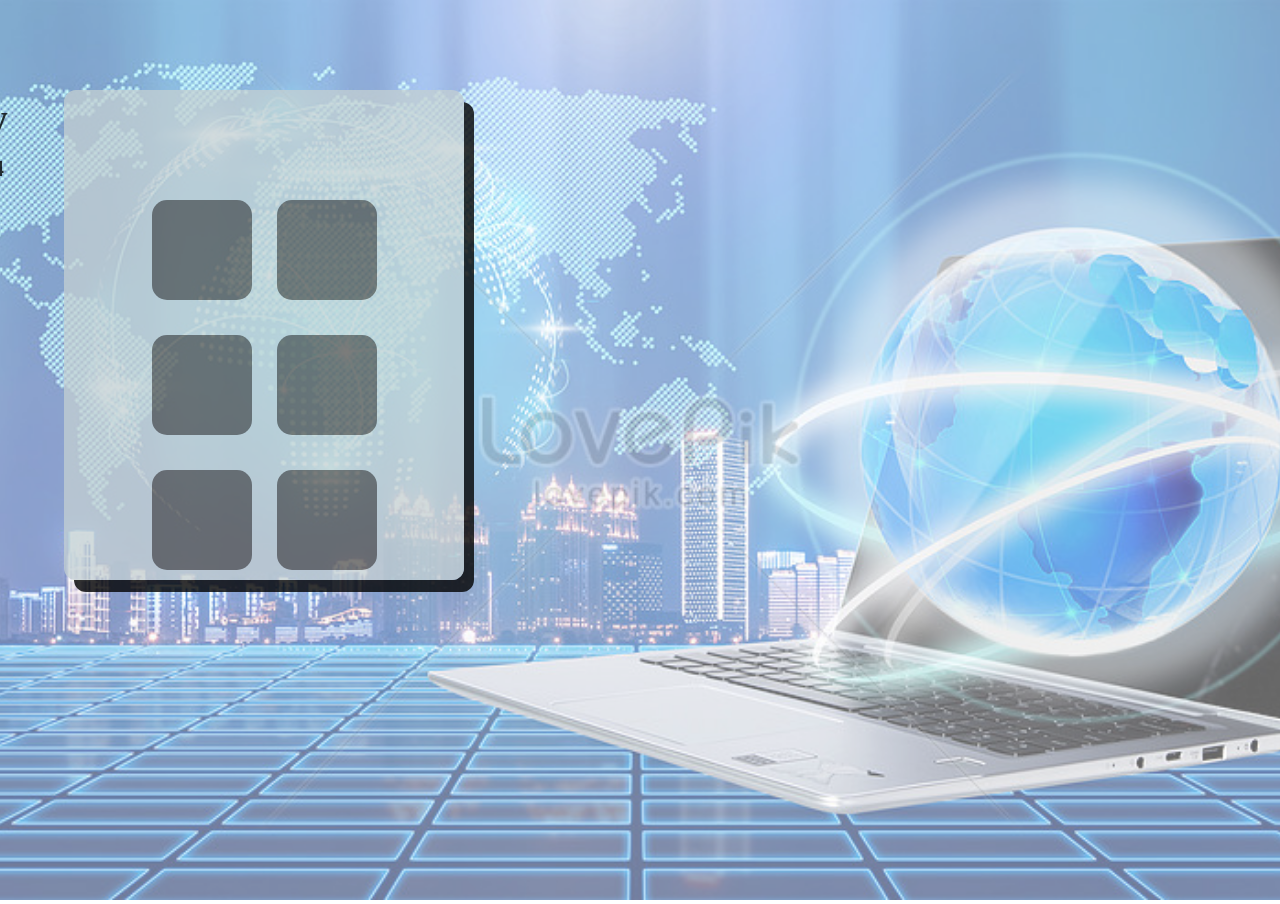
<file: index.html>
<!DOCTYPE html>
<html lang="en">
  <head>
    <meta charset="UTF-8" />
    <meta name="viewport" content="width=device-width, initial-scale=1.0" />
    <title>Assignment-4</title>
    <style>
      body {
        margin: 0;
      }

      .container {
        height: 100vh;
        width: 100%;
      }

      .bg-img {
        width: 100%;
        height: 100vh;
        object-fit: cover;
        opacity: 60%;
      }
      .content {
        position: absolute;
        top: 10%;
        left: 5%;
        width: 400px;
        height: auto;
        background-color: rgba(195, 207, 209, 0.945);
        opacity: 80%;
        border-radius: 12px;
        box-shadow: 10px 12px;
        display: flex;
        flex-direction: column;
        justify-content: center;
        align-items: center;
      }
      .content > h1 {
        color: black;
        font-size: 2.5rem;
        padding: 5px 10px;
        margin: 0;
        transform: translateX(-430px);
        animation: movement 5s ease-in 1 0s forwards;
      }
      .content > h3 {
        color: black;
        font-size: 1.5rem;
        padding: 8px 10px;
        margin: 0;
        transform: translateX(-330px);
        animation: movement 5s ease-in 1 2s forwards;
      }
      .box-container {
        display: grid;
        grid-template-columns: repeat(2, 1fr);
        gap: 15px;
      }
      .box {
        position: relative;
        width: 100px;
        height: 100px;
        border-radius: 15px;
        background-color: rgb(92, 92, 91);
        margin: 10px 5px;
        display: flex;
        justify-content: center;
        align-items: center;
        cursor: pointer;
        display: flex;
        transition: all 0.8s ease-in-out;
      }

      .box > a {
        text-decoration: none;
        color: white;
        font-size: 1.2rem;
        font-weight: 300;
        display: none;
        padding: 30px 15px;
      }

      .box:hover > a {
        display: block;
        color: rgb(104, 103, 103);
        font-weight: 700;
      }
      .box:hover {
        background-color: rgb(255, 255, 255);
        border-radius: 50%;
      }

      @keyframes movement {
        0% {
          transform: translateX(-430px);
        }
        100% {
          transform: translateX(0px);
          color: brown;
        }
      }
    </style>
  </head>
  <body>
    <div class="container">
      <img class="bg-img" src="/Assets/images/It.jpg" alt="background image" />

      <div class="content">
        <h1>Internet-Technology</h1>
        <h3>Assignment-4</h3>
        <div class="box-container">
          <div class="box"><a href="/Cases/case-01.html">Case-01</a></div>
          <div class="box"><a href="/Cases/case-02.html">Case-02</a></div>
          <div class="box"><a href="/Cases/case-03.html">Case-03</a></div>
          <div class="box"><a href="/Cases/case-04.html">Case-04</a></div>
          <div class="box"><a href="/Cases/case-05.html">Case-05</a></div>
          <div class="box"><a href="/Cases/case-06.html">Case-06</a></div>
        </div>
      </div>
    </div>
  </body>
</html>
</file>
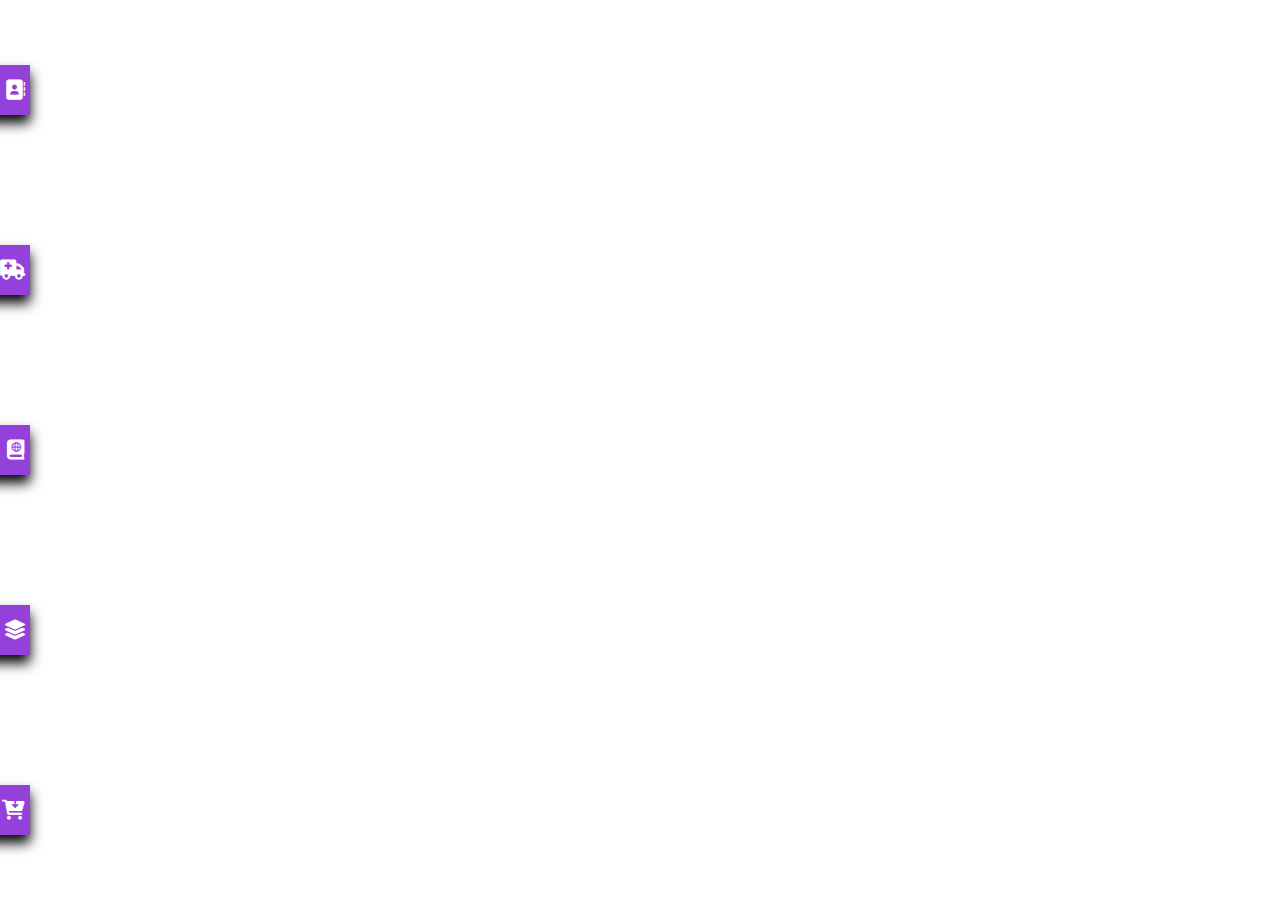
<file: Cases/case-01.html>
<!DOCTYPE html>
<html lang="en">
  <head>
    <meta charset="UTF-8" />
    <meta name="viewport" content="width=device-width, initial-scale=1.0" />
    <title>Assignment-4</title>
    <link rel="stylesheet" href="/CSS/case-01.css" />
    <link
      rel="stylesheet"
      href="https://cdnjs.cloudflare.com/ajax/libs/font-awesome/6.0.0-beta3/css/all.min.css"
    />
  </head>
  <body>
    <div class="box-container">
      <div class="box">
        <p class="text">Menu One</p>
        <i class="fa-solid fa-address-book"></i>
      </div>
      <div class="box">
        <p class="text">Menu Two</p>
        <i class="fa-solid fa-truck-medical"></i>
      </div>
      <div class="box">
        <p class="text">Menu Three</p>
        <i class="fa-solid fa-book-atlas"></i>
      </div>
      <div class="box">
        <p class="text">Menu Four</p>
        <i class="fa-solid fa-layer-group"></i>
      </div>
      <div class="box">
        <p class="text">Menu Five</p>
        <i class="fa-solid fa-cart-arrow-down"></i>
      </div>
    </div>
  </body>
</html>
</file>
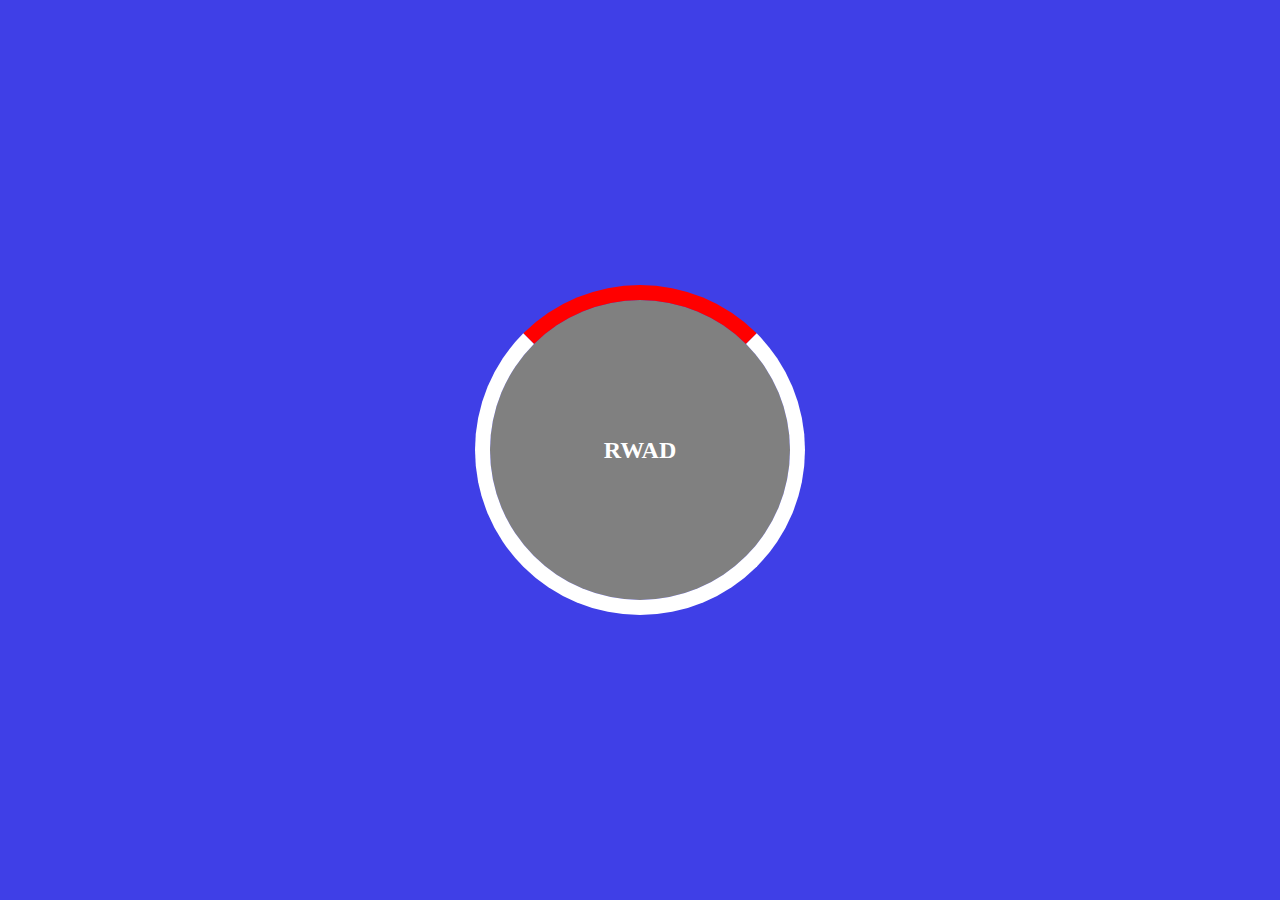
<file: Cases/case-02.html>
<!DOCTYPE html>
<html lang="en">
  <head>
    <meta charset="UTF-8" />
    <meta name="viewport" content="width=device-width, initial-scale=1.0" />
    <title>case-02</title>
    <link rel="stylesheet" href="/CSS/case-02.css" />
  </head>
  <body>
    <div class="container">
      <div class="circle" id="main-circle"></div>
      <div class="circle" id="sub-circle">
        <p>RWAD</p>
      </div>
    </div>
  </body>
</html>
</file>
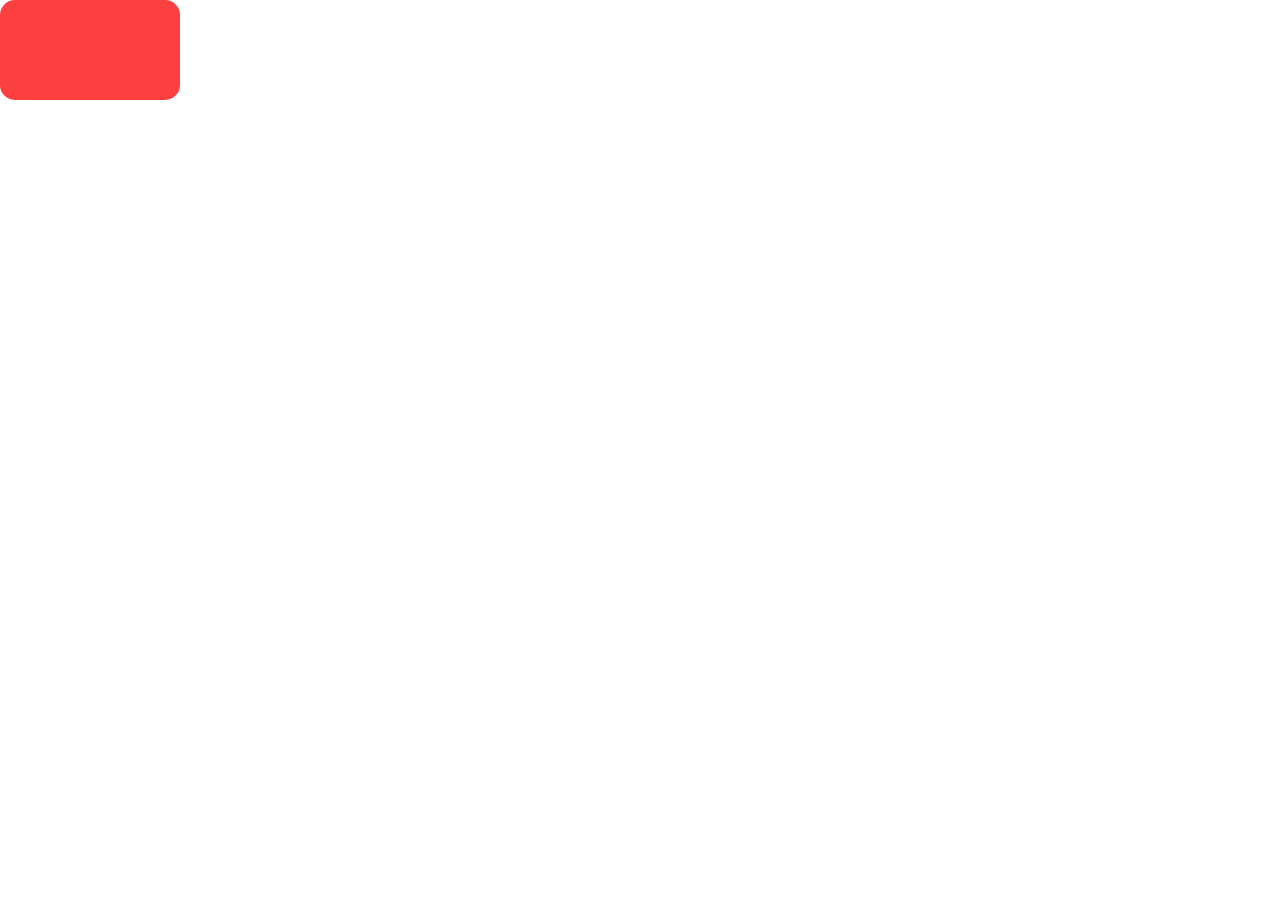
<file: Cases/case-03.html>
<!DOCTYPE html>
<html lang="en">
  <head>
    <meta charset="UTF-8" />
    <meta name="viewport" content="width=device-width, initial-scale=1.0" />
    <title>Assignment-03</title>
    <link rel="stylesheet" href="/CSS/case-03.css" />
  </head>
  <body>
    <div class="box"></div>
  </body>
</html>
</file>
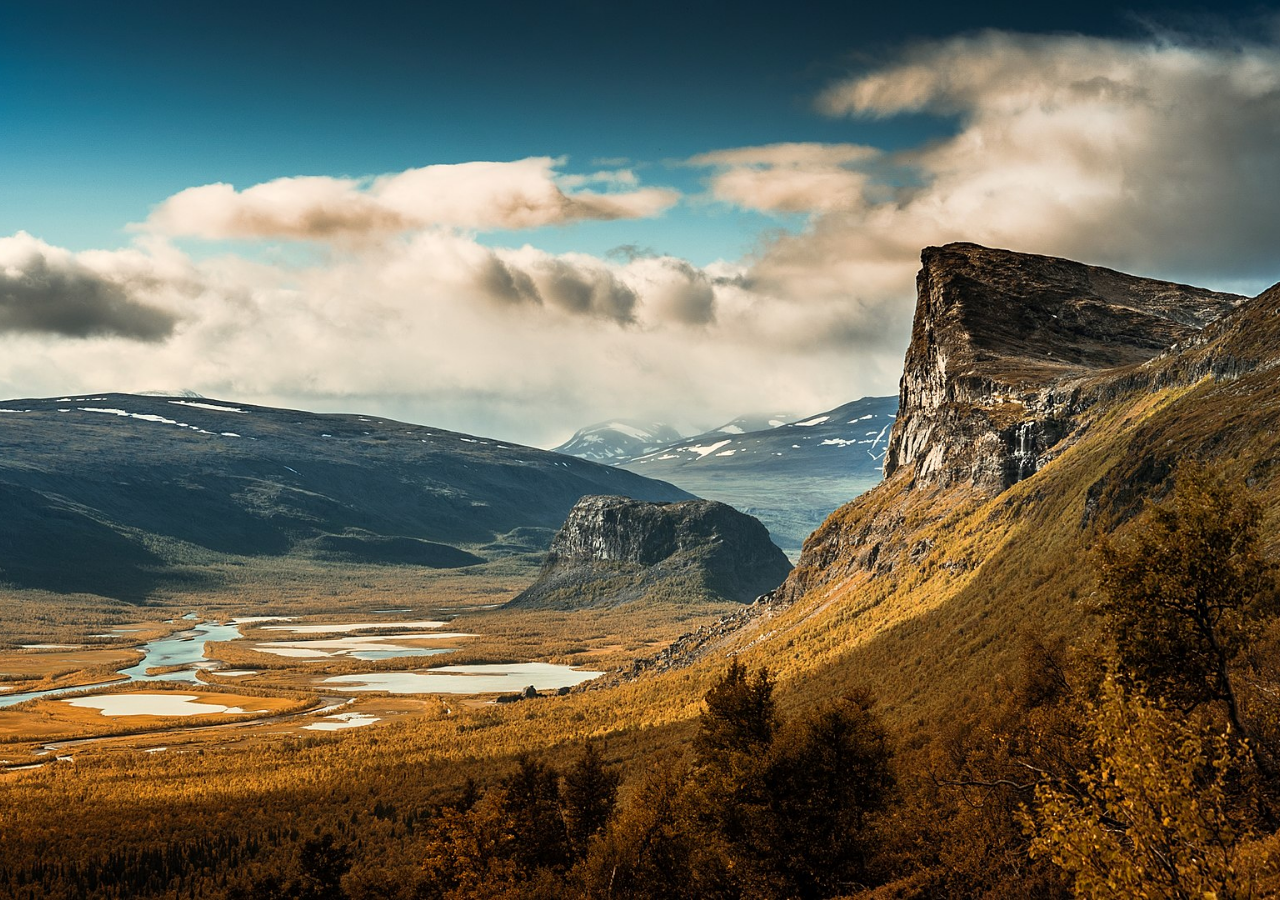
<file: Cases/case-05.html>
<!DOCTYPE html>
<html lang="en">
  <head>
    <meta charset="UTF-8" />
    <meta name="viewport" content="width=device-width, initial-scale=1.0" />
    <title>Assignment-04</title>
    <link rel="stylesheet" href="/CSS/case-05.css" />
  </head>
  <body>
    <div class="container">
      <div class="slide">
        <img src="/Assets/images/image_04.jpg" alt="image-01" />
      </div>
      <div class="slide">
        <img src="/Assets/images/image_03.jpg" alt="image-02" />
      </div>
      <div class="slide">
        <img src="/Assets/images/image_02.jpg" alt="image-03" />
      </div>
      <div class="slide">
        <img src="/Assets/images/image_01.jpg" alt="image-04" />
      </div>
    </div>
  </body>
</html>
</file>
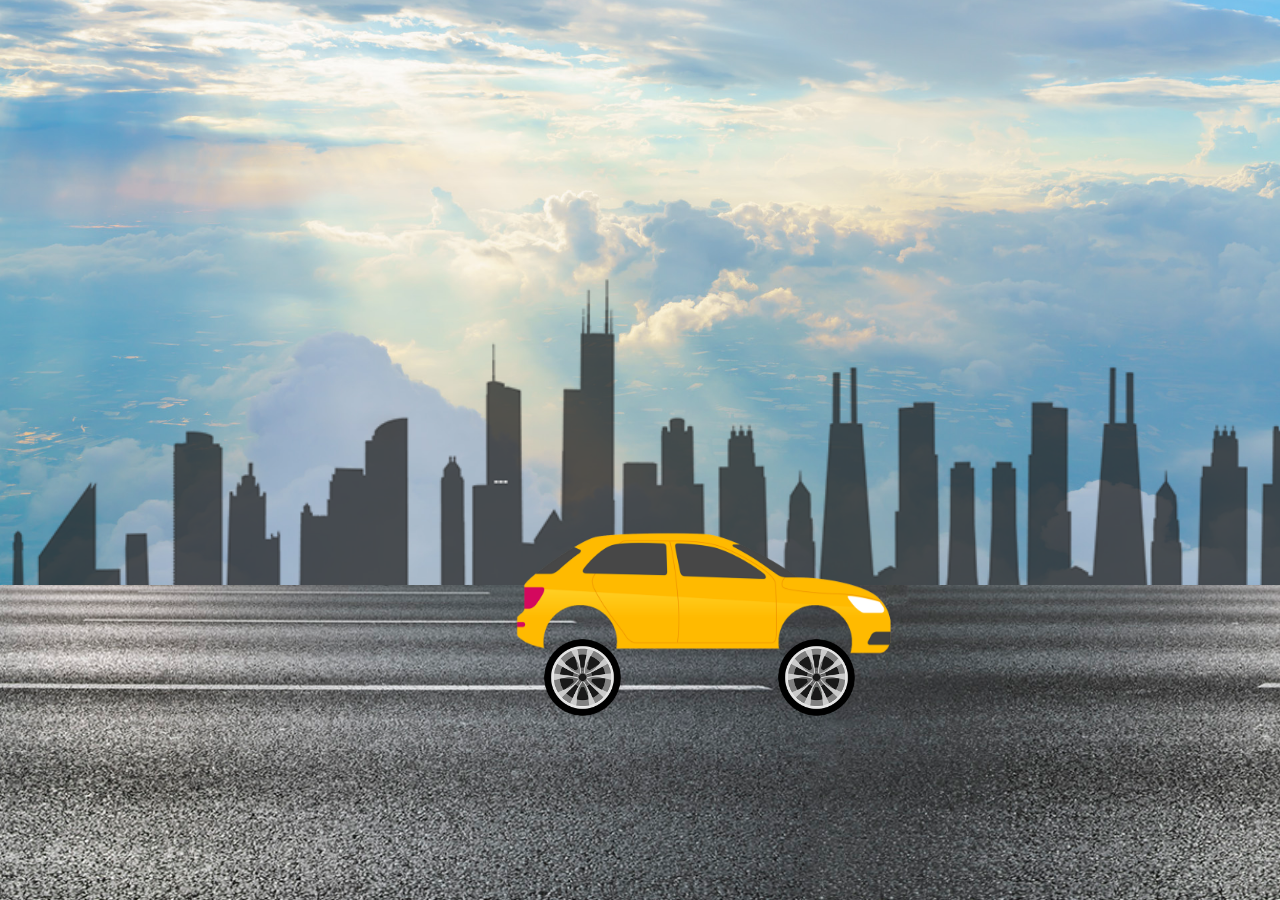
<file: Cases/case-06.html>
<!DOCTYPE html>
<html lang="en">
  <head>
    <meta charset="UTF-8" />
    <meta name="viewport" content="width=device-width, initial-scale=1.0" />
    <title>Assignment-04</title>
    <link rel="stylesheet" href="/CSS/case-06.css" />
  </head>
  <body>
    <div class="container">
      <img class="sky" src="/Assets/images/sky.jpg" alt="image of sky" />
      <div class="city-road">
        <div class="city">
          <img src="/Assets/images/city.png" alt="image of city" />
          <img src="/Assets/images/city.png" alt="image of city" />
          <img src="/Assets/images/city.png" alt="image of city" />
        </div>

        <div class="road">
          <img src="/Assets/images/road.jpg" alt="image of road" />
          <img src="/Assets/images/road.jpg" alt="image of road" />
        </div>
      </div>

      <div class="car-wheel">
        <img id="car" src="/Assets/images/car.png" alt="image of car" />
        <img
          class="wheel"
          id="wheel-1"
          src="/Assets/images/wheel.png"
          alt="image of wheel"
        />
        <img
          class="wheel"
          id="wheel-2"
          src="/Assets/images/wheel.png"
          alt="image of wheel"
        />
      </div>
    </div>
  </body>
</html>
</file>
<file: CSS/case-01.css>
body {
  margin: 0;
}

.box-container {
  height: 100vh;
  display: flex;
  flex-direction: column;
  justify-content: space-around;
}

.box {
  width: 180px;
  height: 50px;
  background-color: rgb(148, 64, 218);
  box-shadow: 0px 8px 12px 0px;
  transition: transform 0.6s ease-in-out;
  display: flex;
  justify-content: space-between;
  align-items: center;
  padding: 0 5px;
  margin-left: -160px;
}

.box:hover {
  cursor: pointer;
  transform: translateX(160px);
}

i {
  color: white;
  font-size: 1.25rem;
}

.text {
  color: white;
  font-size: 1rem;
  margin: 0;
}

.box:hover .text {
  display: flex;
}
</file>
<file: CSS/case-02.css>
body {
  margin: 0;
}
.container {
  width: 100%;
  height: 100vh;
  background-color: rgb(63, 63, 231);
  display: flex;
  justify-content: center;
  align-items: center;
}

.circle {
  width: 300px;
  height: 300px;
  border-radius: 50%;
  display: flex;
  justify-content: center;
  align-items: center;
  cursor: pointer;
}

#main-circle {
  border: 15px solid white;
  border-top: 15px solid red;
  z-index: 1;
}

#sub-circle {
  background-color: grey;
  border-radius: 50%;
  position: absolute;
  color: white;
  font-size: 1.5rem;
  font-weight: 900;
}

.circle:hover {
  animation: rotation 1.5s linear 1;
}

@keyframes rotation {
  from {
    transform: rotate(0deg);
  }
  to {
    transform: rotate(360deg);
  }
}
</file>
<file: CSS/case-03.css>
body {
  margin: 0px;
  width: 100%;
  height: 100vh;
}

.box {
  width: 180px;
  height: 100px;
  position: absolute;
  border-radius: 15px;
  background-color: rgb(252, 63, 63);
  animation: rotation 6s ease infinite alternate;
}
@keyframes rotation {
  0% {
    top: 0;
    left: 0;
    transform: rotate(0deg);
    background-color: #2939d9;
  }
  25% {
    top: 0;
    left: calc(100% - 200px);
    transform: rotate(180deg);
    background-color: #fff000;
  }
  50% {
    top: calc(100% - 150px);
    left: calc(100% - 200px);
    transform: rotate(360deg);
    background-color: #cd1400;
  }
  75% {
    top: calc(100% - 150px);
    left: 0;
    transform: rotate(-180deg);
    background-color: #cf2a77;
  }
  100% {
    top: 0;
    left: 0;
    transform: rotate(180deg);
    background-color: #ff8520;
  }
}
</file>
<file: CSS/case-05.css>
body {
  margin: 0;
  padding: 0;
  overflow: hidden;
}

.container {
  width: 400vw;
  height: 100vh;
  display: flex;
  position: absolute;
  transform: translateX(-300vw);

  animation: slide-moving 15s ease infinite alternate;
  animation-delay: 5s;
}

.slide {
  width: 100vw;
  height: 100vh;
  flex-shrink: 100;
}

.slide img {
  width: 100%;
  height: 100%;
  object-fit: cover;
}

@keyframes slide-moving {
  0% {
    transform: translateX(-300vw);
  }
  10% {
    transform: translateX(-300vw);
  }
  20% {
    transform: translateX(-300vw);
  }
  30% {
    transform: translateX(-200vw);
  }
  40% {
    transform: translateX(-200vw);
  }
  50% {
    transform: translateX(-200vw);
  }
  60% {
    transform: translateX(-100vw);
  }
  70% {
    transform: translateX(-100vw);
  }
  100% {
    transform: translateX(0);
  }
}
</file>
<file: CSS/case-06.css>
body {
  margin: 0;
}
.container {
  width: 100%;
  height: 100vh;
  overflow: hidden;
}

.sky {
  width: 100%;
  height: 65vh;
  object-fit: cover;
  position: absolute;
}

.city-road {
  position: absolute;
  bottom: 20%;
  width: 100%;
  height: 43vh;
  animation: car-movement 5s linear 1;
}

.city {
  display: flex;
  width: 300%;
  height: 100%;
  object-fit: cover;
  position: absolute;
  bottom: 20%;
  left: 0px;
}

.road {
  display: flex;
  width: 350%;
  height: 35vh;
  object-fit: cover;
  position: absolute;
  top: 65%;
}

.road > img {
  width: 100%;
  height: 100%;
  object-fit: cover;
}
.city > img {
  width: 100%;
  height: 100%;
  object-fit: cover;
}

#car {
  width: 30%;
  height: auto;
  position: fixed;
  left: 40%;
  top: 58%;
}

.wheel {
  position: fixed;
  top: 71%;
  width: 6%;
  height: auto;
  animation: wheel 7s linear 1;
}

#wheel-1 {
  left: 42.5%;
}

#wheel-2 {
  left: 60.8%;
}

@keyframes car-movement {
  0% {
    transform: translateX(0%);
  }
  60% {
    transform: translateX(-60%);
  }
  100% {
    transform: translateX(-80%);
  }
}
@keyframes wheel {
  0% {
    transform: rotate(0deg);
  }
  60% {
    transform: rotate(-540deg);
  }
  100% {
    transform: rotate(-360deg);
  }
}
</file>
